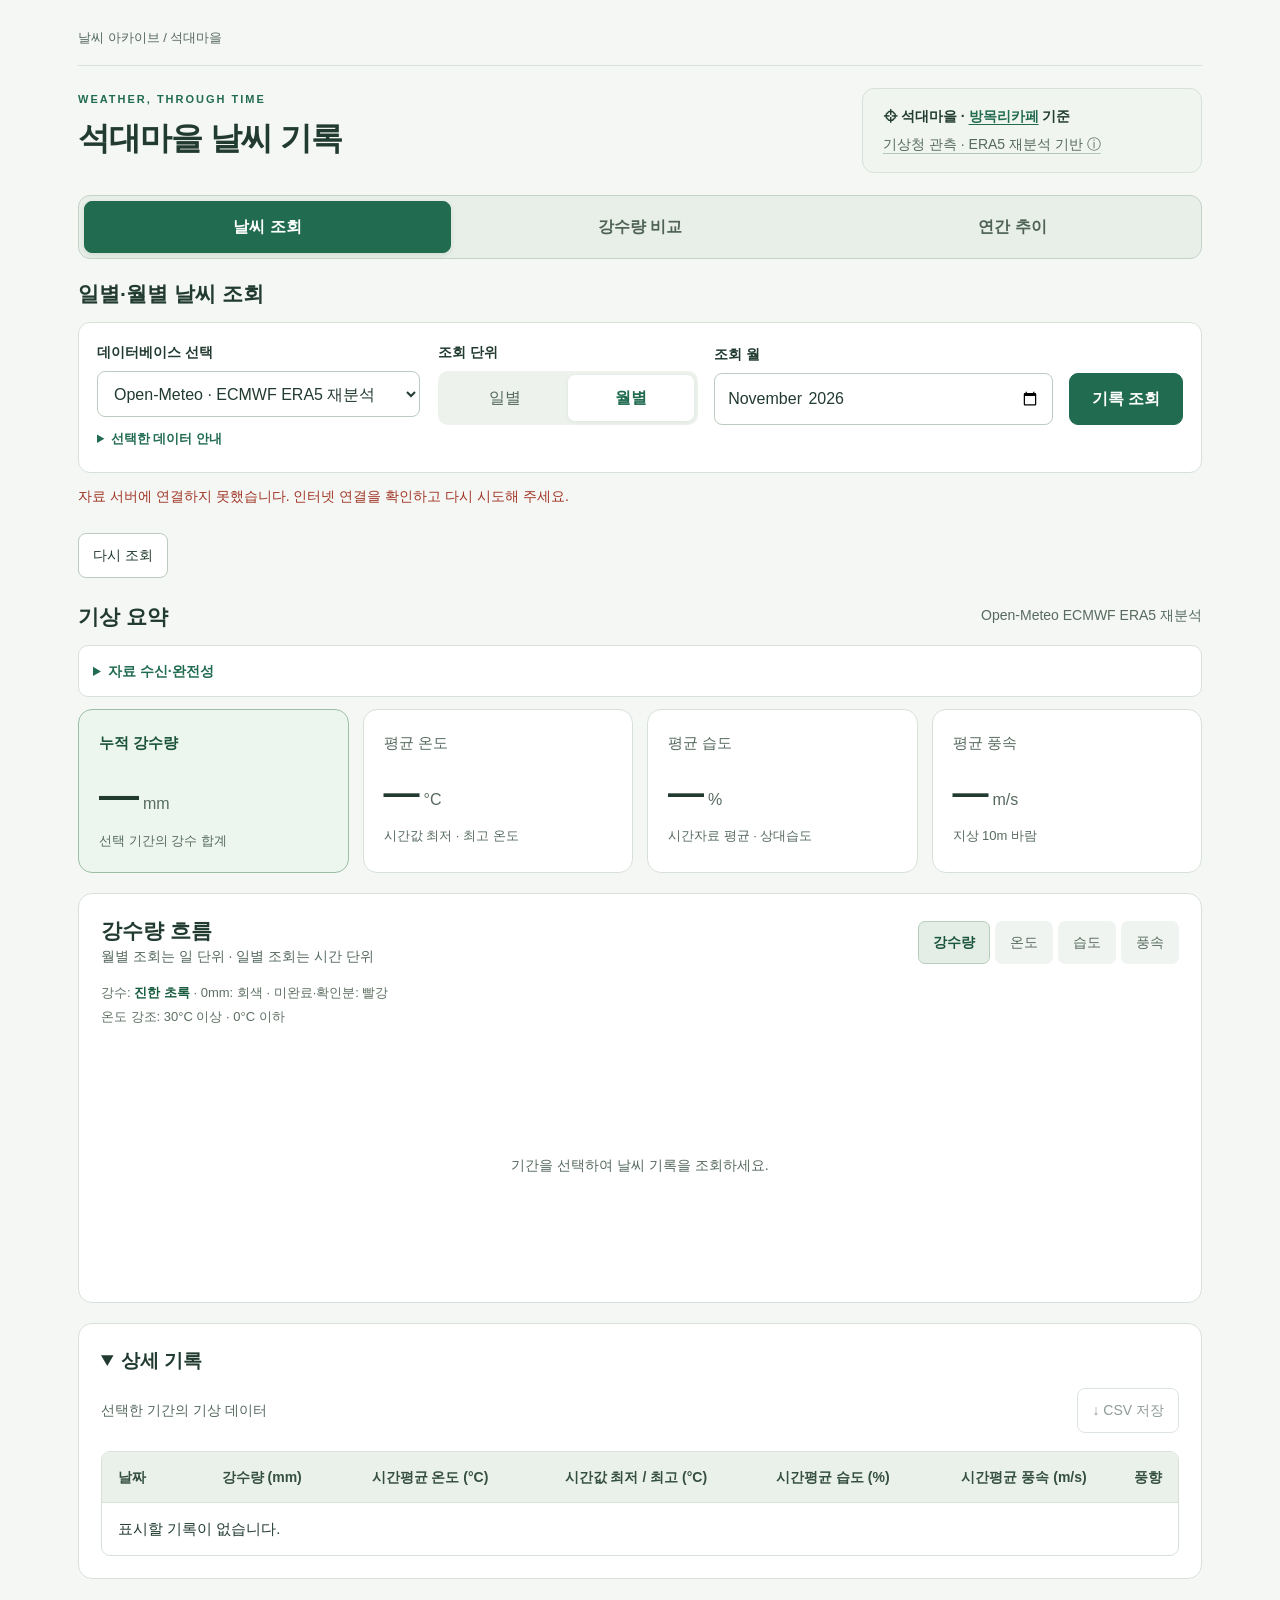
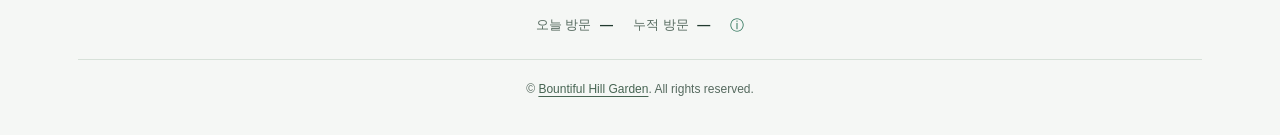
<file: index.html>
<!doctype html><html lang="ko"><head><meta charset="utf-8"><meta name="viewport" content="width=device-width,initial-scale=1"><title>석대마을 날씨 기록</title><meta name="description" content="산청군 단성면 방목리의 과거 날씨를 일별·월별로 조회하세요."><link rel="stylesheet" href="./design.css?v=20261028-counter"><link rel="icon" href="./favicon.ico?v=20261015-stone" sizes="any"><link rel="icon" type="image/svg+xml" href="./favicon.svg?v=20261015-stone"><link rel="apple-touch-icon" sizes="180x180" href="./apple-touch-icon.png?v=20261015-stone"></head><body><div class="layout"><main class="shell"><header class="top"><span>날씨 아카이브 / 석대마을</span></header><section class="hero restored-hero"><div><div class="eyebrow">WEATHER, THROUGH TIME</div><h1>석대마을 날씨 기록</h1></div><div class="location"><strong>⌖ 석대마을 · <a class="place-link" href="https://map.kakao.com/link/map/%EB%B0%A9%EB%AA%A9%EB%A6%AC%EC%B9%B4%ED%8E%98,35.3249,127.9225" target="_blank" rel="noopener noreferrer" aria-label="방목리카페 지도 보기 (새 창)">방목리카페</a> 기준</strong><a id="latLabel" class="location-source-link" href="./data-guide.html">기상청 관측 · ERA5 재분석 기반 ⓘ</a></div></section><nav class="view-tabs prominent-tabs" role="tablist" aria-label="작업 선택"><button id="weatherTab" role="tab" aria-selected="true" aria-controls="weatherPane" tabindex="0" data-view="weather">날씨 조회</button><button id="compareTab" role="tab" aria-selected="false" aria-controls="comparison" tabindex="-1" data-view="compare">강수량 비교</button><button id="yearTab" role="tab" aria-selected="false" aria-controls="yearPane" tabindex="-1" data-view="year">연간 추이</button></nav><div class="section-head query-heading"><h2 id="queryTitle">일별·월별 날씨 조회</h2></div><div id="compactControls" class="compact-controls" hidden><p id="compactLabel"></p><button id="editQuery" class="outline" type="button">조건 변경</button></div><div id="queryControls" class="query-controls"><section class="panel database-panel"><label for="database">데이터베이스 선택</label><select id="database"><option value="era5">Open-Meteo · ECMWF ERA5 재분석</option><option value="kma">기상청 · 산청 ASOS 관측소 (289)</option></select><details class="database-explanation"><summary>선택한 데이터 안내</summary><p id="databaseNote" class="sub"></p></details></section><form class="panel filters" id="form"><div><label>조회 단위</label><div class="seg" role="group" aria-label="조회 단위"><button type="button" data-mode="daily" aria-pressed="false">일별</button><button type="button" data-mode="monthly" class="active" aria-pressed="true">월별</button></div></div><div><label for="period" id="periodLabel">조회 월</label><div class="date-with-weekday"><input id="period" type="month" required min="1940-01"><span id="weekday" class="weekday" aria-live="polite" hidden></span></div></div><button class="primary" id="search">기록 조회</button><p class="hint" id="apiHint">ERA5 재분석 · 7일 전까지 조회</p></form><form id="compareForm" class="compare-form"><div><label for="monthA">기준 월 A</label><input id="monthA" type="month" min="1940-01" value="2025-09" required></div><div><label for="monthB">비교 월 B</label><input id="monthB" type="month" min="1940-01" value="2026-09" required></div><button class="primary" id="compareBtn">강수량 비교</button><label class="same-days"><input id="sameDays" type="checkbox" checked> 동일 일수 비교</label></form><form id="yearForm" class="year-form"><div><label for="year">조회 연도</label><div class="year-selector"><button type="button" id="previousYear" class="outline" aria-label="이전 연도 선택">이전</button><select id="year" required><option value="2026">2026년</option></select><button type="button" id="nextYear" class="outline" aria-label="다음 연도 선택">다음</button></div></div><button class="primary" id="yearBtn">연간 조회</button></form></div><div class="status" id="status" role="status" aria-live="polite">조회할 기간을 선택해 주세요.</div><div id="compareStatus" class="status" role="status" aria-live="polite">예: 2025년 9월과 2026년 9월을 선택한 뒤 비교하세요.</div><div class="status" id="yearStatus" role="status" aria-live="polite"></div><div class="retry-row"><button type="button" id="retryWeather" class="outline" hidden>다시 조회</button><button type="button" id="retryCompare" class="outline" hidden>다시 비교</button><button type="button" id="retryYear" class="outline" hidden>다시 조회</button></div><div id="weatherPane" role="tabpanel" aria-labelledby="weatherTab"><div class="section-head"><div><h2 id="heading">기상 요약</h2><p id="coverage" class="sub" hidden></p></div><span class="sub" id="range">ERA5 과거 재분석</span></div><details class="quality-disclosure"><summary>자료 수신·완전성</summary><div id="qualityReport" class="quality-report">조회 후 표시됩니다.</div><button id="freshWeather" class="outline" type="button" disabled>원본 새로 조회</button></details><details id="coordinateDisclosure" class="coordinate-disclosure" hidden><summary>조회 위치·좌표</summary><div id="era5Coordinates" class="coordinate-panel" hidden><div><strong>주소 좌표 · <a class="place-link" href="https://map.kakao.com/link/map/%EB%B0%A9%EB%AA%A9%EB%A6%AC%EC%B9%B4%ED%8E%98,35.3249,127.9225" target="_blank" rel="noopener noreferrer" aria-label="방목리카페 지도 보기 (새 창)">방목리카페</a></strong><span>위도 35.3249° N · 경도 127.9225° E</span></div><div><strong id="dataCoordinateLabel">실제 데이터 격자 · ERA5</strong><span id="gridCoordinates"></span></div></div></details><div class="cards"><div class="panel card"><span class="symbol">☂</span><small>누적 강수량</small><div class="number" id="rain">—<span>mm</span></div><div class="detail" id="rainDetail">선택 기간의 강수 합계</div></div><div class="panel card"><span class="symbol">◡</span><small>평균 온도</small><div class="number" id="temp">—<span>°C</span></div><div class="detail" id="tempDetail">최저 · 최고 온도</div></div><div class="panel card"><span class="symbol">♧</span><small>평균 습도</small><div class="number" id="humidity">—<span>%</span></div><div class="detail" id="humidityDetail">시간자료 평균 · 상대습도</div></div><div class="panel card"><span class="symbol">≋</span><small>평균 풍속</small><div class="number" id="wind">—<span>m/s</span></div><div class="detail" id="windDetail">지상 10m 바람</div></div></div><section class="panel chart-panel"><div class="chart-top"><div><h2 id="chartTitle">강수량 흐름</h2><p class="sub" id="chartSubtitle">월별 조회는 일 단위 · 일별 조회는 시간 단위</p></div><div class="metric" role="group" aria-label="차트 항목"><button data-metric="rain" class="active" aria-pressed="true">강수량</button><button data-metric="temp" aria-pressed="false">온도</button><button data-metric="humidity" aria-pressed="false">습도</button><button data-metric="wind" aria-pressed="false">풍속</button></div></div><p class="data-legend">강수: <b>진한 초록</b> · 0mm: 회색 · 미완료·확인분: 빨강<br>온도 강조: 30°C 이상 · 0°C 이하</p><div class="chart" id="chart"><div class="empty">날씨 기록을 불러오는 중입니다.</div></div></section><details class="panel table-panel record-disclosure" id="detailPanel" open><summary>상세 기록</summary><div class="disclosure-content"><div class="section-head" style="margin:0"><div><p class="sub" id="tableSubtitle">선택한 기간의 기상 데이터</p></div><button id="download" class="outline" disabled>↓ CSV 저장</button></div><div class="table-wrap"><table><thead><tr><th id="timeHeader">날짜</th><th id="rainHeader">강수량 (mm)</th><th id="tempHeader">시간평균 온도 (°C)</th><th id="extremeHeader">시간값 최저 / 최고 (°C)</th><th id="humidityHeader">시간평균 습도 (%)</th><th id="windHeader">시간평균 풍속 (m/s)</th><th>풍향</th></tr></thead><tbody id="rows"><tr><td colspan="7">조회 후 상세 기록이 표시됩니다.</td></tr></tbody></table></div><div id="recordCards" class="record-cards" aria-label="상세 기록 카드"></div></div></details></div><section class="panel compare-box" id="comparison" role="tabpanel" aria-labelledby="compareTab" hidden><div class="section-head" style="margin:0"><div><h2>강수량 비교 결과</h2><p class="sub">서로 다른 두 월의 강수 기록을 같은 날짜 축에서 비교하세요.</p></div></div><div id="compareSummary" class="compare-results"></div><div id="compareLegend" class="compare-legend"></div><div id="compareChart" class="compare-chart"><div class="empty">두 월의 날짜별 강수량이 나란히 표시됩니다.</div></div><div class="section-head"><h2>날짜별 비교</h2><button id="compareDownload" class="outline" disabled>↓ 비교 CSV 저장</button></div><div class="table-wrap"><table><thead><tr><th>일</th><th id="colA">월 A (mm)</th><th id="colB">월 B (mm)</th><th>차이 B − A (mm)</th></tr></thead><tbody id="compareRows"><tr><td colspan="4">비교 후 기록이 표시됩니다.</td></tr></tbody></table></div><div id="comparisonCards" class="record-cards" aria-label="날짜별 강수량 비교 카드"></div><p class="sub" style="margin-top:14px">강수일: 일 강수량 &gt; 0mm · 차이: 비교 월 B − 기준 월 A · 미완료는 확인분 표시 · 해당 날짜 없음은 ‘—’ 표시<br>자료가 일부만 제공된 월은 조회 범위를 표시합니다. 두 월의 조회 일수가 다르면 총량 비교에 유의하세요.</p></section><section class="panel year-box" id="yearPane" role="tabpanel" aria-labelledby="yearTab" hidden><div class="section-head"><div><h2>연간 월별 추이</h2><p class="sub">현재 월은 제공된 날짜까지 표시하고, 미완료 강수는 붉은색 확인분으로, 미조회 월은 ‘—’로 표시합니다.</p></div><button class="outline" id="yearDownload" disabled>↓ 연간 CSV 저장</button></div><div class="metric" role="group" aria-label="연간 차트 항목"><button type="button" data-year-metric="rain" class="active" aria-pressed="true">강수량</button><button type="button" data-year-metric="temp" aria-pressed="false">평균 온도</button></div><div id="yearChart" class="chart"><div class="empty">연도를 선택하고 조회하세요.</div></div><div id="yearQuality" class="sub"></div><div class="table-wrap"><table><thead><tr><th>월</th><th>강수량 (mm)</th><th>시간평균 온도 (°C)</th><th>수신 범위·상태</th></tr></thead><tbody id="yearRows"><tr><td colspan="4">조회 후 표시됩니다.</td></tr></tbody></table></div></section><details id="visitorCounter" class="visitor-counter"><summary aria-label="오늘 방문과 누적 방문, 집계 기준 보기"><span>오늘 방문 <b id="visitorToday">—</b></span><span>누적 방문 <b id="visitorTotal">—</b></span><span class="visitor-info" aria-hidden="true">ⓘ</span></summary><div class="visitor-explanation"><p>한국 시간 자정을 기준으로 같은 브라우저는 하루 한 번 집계합니다. 누적 방문은 일별 방문 수의 합계이며, 정확한 인원 수와는 다릅니다.</p><p>다른 기기·브라우저, 시크릿 모드 또는 브라우저 기록 삭제 후에는 별도로 집계될 수 있습니다. 브라우저 저장 기능을 사용할 수 없으면 이번 방문은 집계하지 않습니다.</p><p>이름·IP 주소는 집계 데이터베이스에 저장하지 않습니다. 중복 방지용 임시 토큰은 날짜가 바뀐 뒤 다음 집계 때 정리합니다.</p><p id="visitorStart">설치 시점부터 집계하며 과거 방문은 포함하지 않습니다.</p><p id="visitorStatus" role="status" aria-live="polite"></p><button id="visitorRetry" type="button" class="outline" hidden>다시 확인</button></div></details><div class="copyright">© <a href="mailto:voidid@naver.com">Bountiful Hill Garden</a>. All rights reserved.</div></main></div><script src="provider.js?v=20261019-final-csv"></script><script src="app.js?v=20261019-final-check"></script><script src="compare.js?v=20261019-final-csv"></script><script src="year.js?v=20261019-final-check"></script><script src="interface.js?v=20261019-rain-partial"></script><script src="visitors.js?v=20261028-counter" defer></script></body></html>
</file>
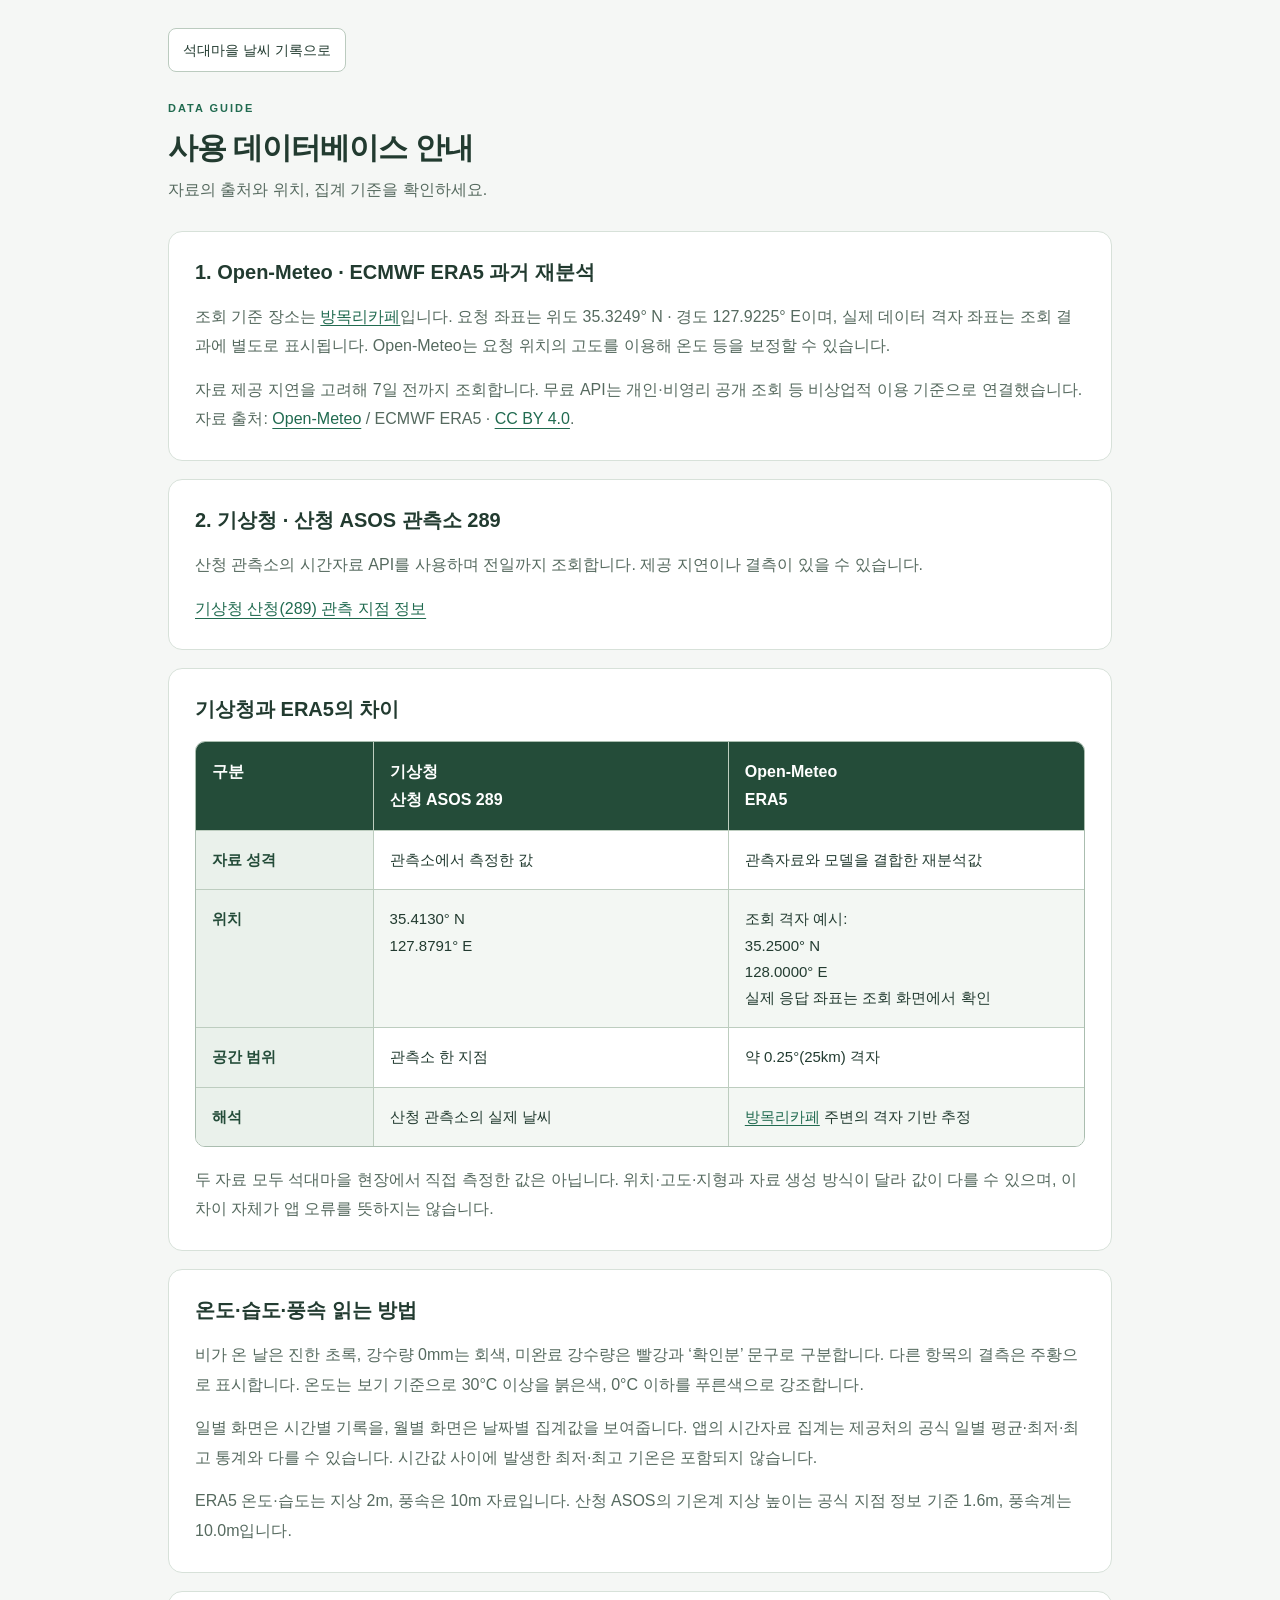
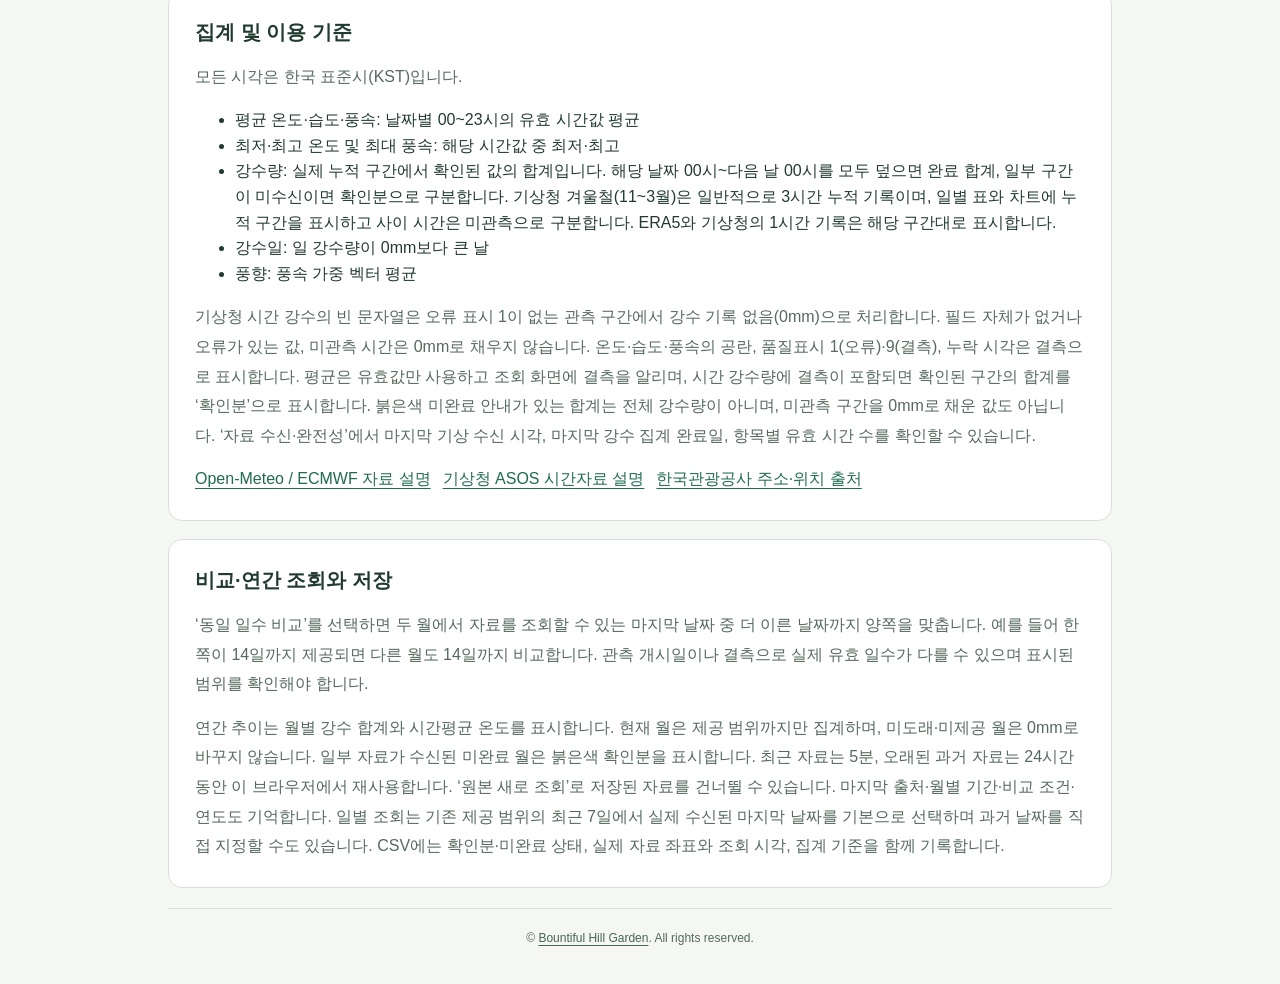
<file: data-guide.html>
<!doctype html><html lang="ko"><head><meta charset="utf-8"><meta name="viewport" content="width=device-width,initial-scale=1"><title>사용 데이터베이스 안내 · 석대마을 날씨 기록</title><meta name="description" content="산청군 단성면 방목리의 과거 날씨를 일별·월별로 조회하세요."><link rel="stylesheet" href="./design.css?v=20261019-rain-partial"><link rel="icon" href="./favicon.ico?v=20261015-stone" sizes="any"><link rel="icon" type="image/svg+xml" href="./favicon.svg?v=20261015-stone"><link rel="apple-touch-icon" sizes="180x180" href="./apple-touch-icon.png?v=20261015-stone"></head><body><main class="shell guide-shell"><a class="outline" href="./index.html">석대마을 날씨 기록으로</a><header class="guide-header"><div class="eyebrow">DATA GUIDE</div><h1>사용 데이터베이스 안내</h1><p>자료의 출처와 위치, 집계 기준을 확인하세요.</p></header>
<section class="guide-section"><h2>1. Open-Meteo · ECMWF ERA5 과거 재분석</h2><p>조회 기준 장소는 <a class="place-link" href="https://map.kakao.com/link/map/%EB%B0%A9%EB%AA%A9%EB%A6%AC%EC%B9%B4%ED%8E%98,35.3249,127.9225" target="_blank" rel="noopener noreferrer" aria-label="방목리카페 지도 보기 (새 창)">방목리카페</a>입니다. 요청 좌표는 위도 35.3249° N · 경도 127.9225° E이며, 실제 데이터 격자 좌표는 조회 결과에 별도로 표시됩니다. Open-Meteo는 요청 위치의 고도를 이용해 온도 등을 보정할 수 있습니다.</p><p>자료 제공 지연을 고려해 7일 전까지 조회합니다. 무료 API는 개인·비영리 공개 조회 등 비상업적 이용 기준으로 연결했습니다. 자료 출처: <a href="https://open-meteo.com/" target="_blank" rel="noopener">Open-Meteo</a> / ECMWF ERA5 · <a href="https://creativecommons.org/licenses/by/4.0/" target="_blank" rel="noopener">CC BY 4.0</a>.</p></section>
<section class="guide-section"><h2>2. 기상청 · 산청 ASOS 관측소 289</h2><p>산청 관측소의 시간자료 API를 사용하며 전일까지 조회합니다. 제공 지연이나 결측이 있을 수 있습니다.</p><p><a href="https://minwon.kma.go.kr/main/obvStn.do?searchFlag=DB001001&amp;searchStn=%EC%82%B0%EC%B2%AD" target="_blank" rel="noopener">기상청 산청(289) 관측 지점 정보</a></p></section>
<section class="guide-section"><h2>기상청과 ERA5의 차이</h2><div class="db-comparison"><table><caption class="sr-only">기상청 산청 관측자료와 ERA5 재분석자료 비교</caption><thead><tr><th scope="col">구분</th><th scope="col">기상청<br>산청 ASOS 289</th><th scope="col">Open-Meteo<br>ERA5</th></tr></thead><tbody><tr><th scope="row">자료 성격</th><td>관측소에서 측정한 값</td><td>관측자료와 모델을 결합한 재분석값</td></tr><tr><th scope="row">위치</th><td>35.4130° N<br>127.8791° E</td><td>조회 격자 예시:<br>35.2500° N<br>128.0000° E<br>실제 응답 좌표는 조회 화면에서 확인</td></tr><tr><th scope="row">공간 범위</th><td>관측소 한 지점</td><td>약 0.25°(25km) 격자</td></tr><tr><th scope="row">해석</th><td>산청 관측소의 실제 날씨</td><td><a class="place-link" href="https://map.kakao.com/link/map/%EB%B0%A9%EB%AA%A9%EB%A6%AC%EC%B9%B4%ED%8E%98,35.3249,127.9225" target="_blank" rel="noopener noreferrer" aria-label="방목리카페 지도 보기 (새 창)">방목리카페</a> 주변의 격자 기반 추정</td></tr></tbody></table></div><p>두 자료 모두 석대마을 현장에서 직접 측정한 값은 아닙니다. 위치·고도·지형과 자료 생성 방식이 달라 값이 다를 수 있으며, 이 차이 자체가 앱 오류를 뜻하지는 않습니다.</p></section>
<section class="guide-section"><h2>온도·습도·풍속 읽는 방법</h2><p>비가 온 날은 진한 초록, 강수량 0mm는 회색, 미완료 강수량은 빨강과 ‘확인분’ 문구로 구분합니다. 다른 항목의 결측은 주황으로 표시합니다. 온도는 보기 기준으로 30°C 이상을 붉은색, 0°C 이하를 푸른색으로 강조합니다.</p><p>일별 화면은 시간별 기록을, 월별 화면은 날짜별 집계값을 보여줍니다. 앱의 시간자료 집계는 제공처의 공식 일별 평균·최저·최고 통계와 다를 수 있습니다. 시간값 사이에 발생한 최저·최고 기온은 포함되지 않습니다.</p><p>ERA5 온도·습도는 지상 2m, 풍속은 10m 자료입니다. 산청 ASOS의 기온계 지상 높이는 공식 지점 정보 기준 1.6m, 풍속계는 10.0m입니다.</p></section>
<section class="guide-section"><h2>집계 및 이용 기준</h2><p>모든 시각은 한국 표준시(KST)입니다.</p><ul><li>평균 온도·습도·풍속: 날짜별 00~23시의 유효 시간값 평균</li><li>최저·최고 온도 및 최대 풍속: 해당 시간값 중 최저·최고</li><li>강수량: 실제 누적 구간에서 확인된 값의 합계입니다. 해당 날짜 00시~다음 날 00시를 모두 덮으면 완료 합계, 일부 구간이 미수신이면 확인분으로 구분합니다. 기상청 겨울철(11~3월)은 일반적으로 3시간 누적 기록이며, 일별 표와 차트에 누적 구간을 표시하고 사이 시간은 미관측으로 구분합니다. ERA5와 기상청의 1시간 기록은 해당 구간대로 표시합니다.</li><li>강수일: 일 강수량이 0mm보다 큰 날</li><li>풍향: 풍속 가중 벡터 평균</li></ul><p>기상청 시간 강수의 빈 문자열은 오류 표시 1이 없는 관측 구간에서 강수 기록 없음(0mm)으로 처리합니다. 필드 자체가 없거나 오류가 있는 값, 미관측 시간은 0mm로 채우지 않습니다. 온도·습도·풍속의 공란, 품질표시 1(오류)·9(결측), 누락 시각은 결측으로 표시합니다. 평균은 유효값만 사용하고 조회 화면에 결측을 알리며, 시간 강수량에 결측이 포함되면 확인된 구간의 합계를 ‘확인분’으로 표시합니다. 붉은색 미완료 안내가 있는 합계는 전체 강수량이 아니며, 미관측 구간을 0mm로 채운 값도 아닙니다. ‘자료 수신·완전성’에서 마지막 기상 수신 시각, 마지막 강수 집계 완료일, 항목별 유효 시간 수를 확인할 수 있습니다.</p><p class="reference"><a href="https://open-meteo.com/en/docs/historical-weather-api" target="_blank" rel="noopener">Open-Meteo / ECMWF 자료 설명</a><a href="https://www.data.go.kr/data/15057210/openapi.do" target="_blank" rel="noopener">기상청 ASOS 시간자료 설명</a><a href="https://korean.visitkorea.or.kr/detail/ms_detail.do?cotid=a7427859-0ffd-41d9-b59a-51870dbc0fd1" target="_blank" rel="noopener">한국관광공사 주소·위치 출처</a></p></section><section class="guide-section"><h2>비교·연간 조회와 저장</h2><p>‘동일 일수 비교’를 선택하면 두 월에서 자료를 조회할 수 있는 마지막 날짜 중 더 이른 날짜까지 양쪽을 맞춥니다. 예를 들어 한쪽이 14일까지 제공되면 다른 월도 14일까지 비교합니다. 관측 개시일이나 결측으로 실제 유효 일수가 다를 수 있으며 표시된 범위를 확인해야 합니다.</p><p>연간 추이는 월별 강수 합계와 시간평균 온도를 표시합니다. 현재 월은 제공 범위까지만 집계하며, 미도래·미제공 월은 0mm로 바꾸지 않습니다. 일부 자료가 수신된 미완료 월은 붉은색 확인분을 표시합니다. 최근 자료는 5분, 오래된 과거 자료는 24시간 동안 이 브라우저에서 재사용합니다. ‘원본 새로 조회’로 저장된 자료를 건너뛸 수 있습니다. 마지막 출처·월별 기간·비교 조건·연도도 기억합니다. 일별 조회는 기존 제공 범위의 최근 7일에서 실제 수신된 마지막 날짜를 기본으로 선택하며 과거 날짜를 직접 지정할 수도 있습니다. CSV에는 확인분·미완료 상태, 실제 자료 좌표와 조회 시각, 집계 기준을 함께 기록합니다.</p></section><div class="copyright">© <a href="mailto:voidid@naver.com">Bountiful Hill Garden</a>. All rights reserved.</div></main></body></html>
</file>
<file: design.css>
:root{--green:#216b50;--ink:#223b30;--muted:#566a5f;--line:#d7e1d9;--soft:#f0f5f0}*{box-sizing:border-box}body{margin:0;background:#f5f7f5;color:var(--ink);font-family:Arial,'Apple SD Gothic Neo','Malgun Gothic',sans-serif;font-size:16px;line-height:1.6}button,input,select{font:inherit}button{cursor:pointer}button:disabled{cursor:default;opacity:.5}a{color:var(--green);text-underline-offset:4px}button:focus-visible,a:focus-visible,input:focus-visible,select:focus-visible,summary:focus-visible{outline:3px solid #77b798;outline-offset:3px}.layout{display:block}.shell{max-width:1180px;padding:28px;margin:auto}.top{border-bottom:1px solid var(--line);padding-bottom:16px;font-size:13px;color:var(--muted)}.hero{display:flex;justify-content:space-between;gap:24px;align-items:center;padding:30px 0}.eyebrow{font-size:11px;letter-spacing:2px;font-weight:700;color:var(--green)}h1{font-size:32px;line-height:1.3;letter-spacing:-1px;margin:10px 0}h2{font-size:21px;line-height:1.4;margin:0}h3{font-size:19px;margin:0 0 14px;line-height:1.4}p{margin:0;color:var(--muted)}.hero p{font-size:15px}.location{padding:16px 20px;background:var(--soft);border:1px solid var(--line);border-radius:12px;font-size:14px;max-width:360px}.location strong{display:block;margin-bottom:5px}.panel{background:#fff;border:1px solid var(--line);border-radius:14px}.database-panel{padding:20px;margin-bottom:24px}label{display:block;font-size:14px;font-weight:700;margin-bottom:8px}select,input{color:var(--ink);background:#fff;border:1px solid #bbcbbf;border-radius:8px;padding:11px 12px;min-height:46px;max-width:100%}.database-panel select{width:100%}.database-explanation{margin-top:12px;font-size:14px;color:var(--muted)}summary{cursor:pointer;color:var(--green);font-weight:600;padding:4px 0}.database-explanation p{margin-top:8px;line-height:1.8}.section-head{display:flex;align-items:center;justify-content:space-between;gap:12px;margin:24px 0 14px;flex-wrap:wrap}.section-head>div{min-width:0}.sub{font-size:14px;color:var(--muted);line-height:1.7}.filters{display:grid;grid-template-columns:1fr 1.4fr auto;gap:20px;padding:20px;align-items:end}.filters>div{min-width:0}.filters .hint{display:none}.filters input{width:100%}.seg{display:flex;padding:4px;background:#edf2ed;border-radius:10px}.seg button{flex:1;border:0;border-radius:7px;background:transparent;padding:10px 14px;color:var(--muted);min-height:44px}.seg button.active{background:white;color:var(--green);font-weight:700;box-shadow:0 1px 4px #173c3014}.primary{border:1px solid var(--green);background:var(--green);color:white;padding:12px 22px;min-height:48px;border-radius:9px;font-weight:700}.primary:hover:not(:disabled){background:#19543e}.outline{background:white;border:1px solid #bbcbbf;color:var(--ink);border-radius:8px;padding:10px 14px;min-height:44px;text-decoration:none;display:inline-block;font-size:14px}.status{font-size:14px;color:var(--muted);line-height:1.7;margin:12px 0 24px;min-height:24px}.status.error{color:#a03625}.date-with-weekday{display:flex;align-items:center;gap:8px;min-width:0}.date-with-weekday input{flex:1;min-width:0}.weekday{padding:11px 10px;background:var(--soft);border-radius:8px;font-size:14px;white-space:nowrap;color:var(--green);font-weight:700}[hidden]{display:none!important}.coordinate-panel{display:grid;grid-template-columns:1fr 1fr;gap:20px;padding:18px 20px;margin-bottom:16px;background:#eaf2ec;border:1px solid var(--line);border-radius:12px}.coordinate-panel strong{display:block;font-size:14px;margin-bottom:5px}.coordinate-panel span{font-size:15px;line-height:1.8}.cards{display:grid;grid-template-columns:repeat(4,minmax(0,1fr));gap:14px}.card{padding:20px}.card .symbol{display:none}.card small{font-size:15px;color:var(--muted)}.number{font-size:36px;line-height:1.25;font-weight:700;letter-spacing:-1px;margin:14px 0 10px;font-variant-numeric:tabular-nums}.number span{font-size:16px;font-weight:400;margin-left:5px;color:var(--muted);letter-spacing:0}.detail{font-size:13px;color:var(--muted);line-height:1.7;overflow-wrap:anywhere}.chart-panel,.table-panel,.compare-box{padding:22px;margin-top:20px}.chart-top{display:flex;justify-content:space-between;align-items:center;gap:16px;flex-wrap:wrap}.metric{display:flex;gap:5px;flex-wrap:wrap}.metric button{padding:9px 14px;min-height:42px;background:#f0f4f0;border:1px solid transparent;border-radius:7px;color:var(--muted);font-size:14px}.metric button.active{background:#e4eee6;border-color:#b7cdbb;color:#19543e;font-weight:700}.chart{height:230px;margin-top:22px}.chart svg,.compare-chart svg{width:100%;height:100%;display:block;overflow:visible}.empty{display:grid;place-items:center;height:100%;text-align:center;color:var(--muted);font-size:14px}.table-wrap{overflow:auto;max-width:100%;max-height:420px;margin-top:18px;border:1px solid var(--line);border-radius:9px;overscroll-behavior-x:contain}table{border-collapse:separate;border-spacing:0;width:100%;font-size:15px;white-space:nowrap;font-variant-numeric:tabular-nums}th,td{padding:14px 16px;text-align:right;border-bottom:1px solid var(--line)}th{background:#eaf1eb;color:#354f40;font-size:14px;font-weight:700;position:sticky;top:0;z-index:2}th:first-child,td:first-child{text-align:left}tbody tr:last-child td{border-bottom:0}tbody tr:nth-child(even) td{background:#f7f9f7}td.rain{color:#1b6247;font-weight:700}tbody tr:hover td{background:#eef4ef}.record-cards{display:none}.compare-box{margin-bottom:24px}.compare-form{display:grid;grid-template-columns:1fr 1fr auto;align-items:end;gap:18px;margin:20px 0}.compare-form>div{min-width:0}.compare-form input{width:100%}.compare-results{display:grid;grid-template-columns:repeat(3,minmax(0,1fr));gap:14px}.compare-card{padding:18px;background:var(--soft);border:1px solid var(--line);border-radius:10px;font-size:15px;line-height:1.8}.compare-card small{display:block;color:var(--muted);font-size:13px}.compare-card strong{display:block;font-size:30px;color:var(--ink);margin:8px 0;font-variant-numeric:tabular-nums}.compare-legend{display:flex;gap:18px;flex-wrap:wrap;margin-top:22px;font-size:14px}.compare-chart{height:230px;margin-top:14px}.guide-link{text-align:center;margin:26px 0 18px}.guide-link a{display:inline-block;padding:10px;font-size:15px;font-weight:600}.copyright{text-align:center;padding:20px 0 8px;margin-top:20px;border-top:1px solid var(--line);font-size:12px;color:var(--muted)}
/* A dedicated document layout keeps the comparison readable. */
.guide-shell{max-width:1000px}.guide-header{margin:28px 0}.guide-header h1{font-size:30px}.guide-header p{max-width:720px}.guide-section{padding:26px;background:#fff;border:1px solid var(--line);border-radius:14px;margin-bottom:18px}.guide-section p+p{margin-top:14px}.guide-section p{line-height:1.85;font-size:16px}.db-comparison{border:1px solid #aabdaf;border-radius:10px;overflow:hidden;margin:18px 0}.db-comparison table{table-layout:fixed;white-space:normal;font-size:15px}.db-comparison th,.db-comparison td{position:static;text-align:left;vertical-align:top;padding:16px;border-right:1px solid #bdcdbf;border-bottom:1px solid #bdcdbf;line-height:1.75;overflow-wrap:anywhere}.db-comparison thead th{background:#244c39;color:white;font-size:16px}.db-comparison th:first-child{width:20%}.db-comparison tr>*:last-child{border-right:0}.db-comparison tbody th{background:#eaf1eb;color:#244c39;font-weight:700;font-size:15px}.db-comparison tbody tr:last-child>*{border-bottom:0}.db-comparison tbody tr:nth-child(even) td{background:#f3f7f3}.guide-note{padding:14px 16px;background:var(--soft);border-radius:8px}.reference{font-size:14px;line-height:2}.reference a{display:inline-block;margin-right:12px}.sr-only{position:absolute;width:1px;height:1px;padding:0;margin:-1px;overflow:hidden;clip:rect(0,0,0,0);white-space:nowrap;border:0}
@media(max-width:900px){.location{display:none}.cards{grid-template-columns:repeat(2,minmax(0,1fr))}.filters{grid-template-columns:1fr 1fr}.filters .primary{grid-column:1/-1}.compare-form{grid-template-columns:1fr 1fr}.compare-form button{grid-column:1/-1}}
@media(max-width:700px){body{font-size:15px}.shell{padding:20px 16px}.top{font-size:12px}.hero{padding:24px 0}.hero h1{font-size:28px}.hero p{font-size:15px;line-height:1.75}.section-head{margin:22px 0 12px}h2{font-size:19px}.database-panel,.filters{padding:16px}.database-panel{margin-bottom:20px}.filters{grid-template-columns:1fr;gap:16px}.filters .primary{grid-column:auto}.database-panel select{font-size:16px}.status{font-size:14px;margin-bottom:20px}.coordinate-panel{grid-template-columns:1fr;gap:14px;padding:16px}.coordinate-panel strong{font-size:14px}.coordinate-panel span{font-size:15px}.cards{gap:10px}.card{padding:16px}.card small{font-size:14px}.number{font-size:32px;margin:12px 0 8px}.number span{font-size:14px}.detail{font-size:13px}.chart-panel,.table-panel,.compare-box{padding:16px;margin-top:18px}.metric{display:grid;grid-template-columns:repeat(4,minmax(0,1fr));width:100%;gap:6px}.metric button{padding:9px 4px;font-size:14px;min-height:44px}.chart,.compare-chart{height:210px}.chart-top{align-items:flex-start}.sub{font-size:14px}.table-wrap{max-height:380px}.table-wrap table{min-width:780px}.compare-box .table-wrap table{min-width:450px}th,td{padding:13px 14px}.table-wrap th:first-child,.table-wrap td:first-child{position:sticky;left:0;background:#fff;z-index:1}.table-wrap th:first-child{background:#eaf1eb;z-index:3}.compare-form{grid-template-columns:1fr;gap:14px}.compare-form button{grid-column:auto}.compare-results{grid-template-columns:1fr;gap:10px}.compare-card{padding:16px}.compare-card strong{font-size:29px}.copyright{font-size:12px}.guide-header h1{font-size:27px}.guide-header{margin:24px 0}.guide-section{padding:18px 16px}.guide-section h3{font-size:19px}.guide-section p{font-size:15px;line-height:1.85}.db-comparison{margin:16px -4px}.db-comparison th:first-child{width:19%}.db-comparison th,.db-comparison td{padding:12px 8px;font-size:14px;line-height:1.75}.db-comparison thead th{font-size:14px}.db-comparison tbody th{font-size:14px}.reference a{margin-bottom:6px}.guide-note{padding:12px}.outline{font-size:14px}}
@media(max-width:360px){.shell{padding:16px 12px}.card{padding:13px}.number{font-size:28px}.number span{font-size:13px}.weekday{padding:11px 7px}.db-comparison th,.db-comparison td{padding:10px 6px;font-size:13px}}

.guide-section h2{font-size:20px;margin-bottom:16px}@media(max-width:700px){.guide-section h2{font-size:19px}}
.db-comparison tbody th{word-break:keep-all;overflow-wrap:normal}@media(max-width:700px){.db-comparison th:first-child{width:22%}}
/* Separate tasks and keep query controls within one desktop row. */
.view-tabs{display:flex;gap:6px;border-bottom:1px solid var(--line);margin-bottom:20px}.view-tabs button{border:0;background:transparent;color:var(--muted);font-weight:700;font-size:16px;padding:12px 24px;min-height:48px;border-bottom:3px solid transparent}.view-tabs button[aria-selected="true"]{color:var(--green);border-bottom-color:var(--green)}.query-controls{display:grid;grid-template-columns:minmax(250px,1.3fr) minmax(0,3fr);gap:18px;align-items:start;background:white;border:1px solid var(--line);border-radius:12px;padding:18px}.query-controls .database-panel{border:0;padding:0;margin:0;background:transparent}.query-controls .filters,.query-controls .compare-form{border:0;background:transparent;padding:0;margin:0;gap:16px;grid-template-columns:minmax(130px,1fr) minmax(170px,1.3fr) auto}.query-controls .compare-form{grid-template-columns:1fr 1fr auto}.database-explanation{font-size:13px;margin-top:8px}.coordinate-disclosure{margin:0 0 16px;border:1px solid var(--line);background:#edf3ee;border-radius:10px;padding:10px 16px}.coordinate-disclosure>summary{font-size:14px}.coordinate-disclosure .coordinate-panel{border:0;padding:8px 0 0;background:none;margin:0}.record-disclosure>summary{font-size:19px;color:var(--ink);padding:0;font-weight:700}.disclosure-content{margin-top:12px}.hero{padding:22px 0}.query-heading{margin-top:16px}.compact-controls{display:flex;justify-content:space-between;align-items:center;gap:12px;border:1px solid var(--line);border-radius:10px;background:white;padding:12px 14px}.compact-controls p{font-size:14px;line-height:1.7}.compact-controls button{flex-shrink:0}.rain-summary{width:100%;min-width:0!important;table-layout:fixed;white-space:normal}.rain-summary th,.rain-summary td{text-align:center;padding:12px 10px;font-size:15px;position:static!important}.rain-summary th:first-child,.rain-summary td:first-child{text-align:left}.rain-summary td strong{font-size:22px;font-weight:700}.rain-summary .stat-label{color:var(--muted)}.compare-results{display:block}.compare-summary-wrap{overflow:auto;border:1px solid var(--line);border-radius:10px}.compare-change{margin-top:12px;font-size:15px;background:var(--soft);border-radius:8px;padding:10px 14px}.compare-meta{margin-top:10px;font-size:13px;color:var(--muted);line-height:1.7}.comparison>.section-head{margin:0}.compare-box{margin-top:0}.table-panel{max-height:none}#comparison .compare-chart{height:220px}
@media(min-width:701px) and (max-width:1000px){.query-controls{grid-template-columns:1fr}.query-controls .filters,.query-controls .compare-form{grid-template-columns:1fr 1fr auto}.query-controls .filters .primary,.query-controls .compare-form button{grid-column:auto}}
@media(max-width:700px){.hero{padding:16px 0}.hero .eyebrow{display:none}.hero h1{margin:4px 0 8px}.hero p{font-size:14px}.view-tabs{position:sticky;top:0;background:#f5f7f5;z-index:5;margin-bottom:16px}.view-tabs button{flex:1;padding:11px 12px}.query-controls{grid-template-columns:1fr;padding:16px;gap:14px}.query-controls .filters{grid-template-columns:1fr 1fr;gap:12px}.query-controls .filters .primary{grid-column:1/-1}.query-controls .compare-form{grid-template-columns:1fr 1fr;gap:12px}.query-controls .compare-form button{grid-column:1/-1}.query-controls .seg button{padding:10px 8px;font-size:15px}.query-controls .weekday{font-size:12px;padding:10px 5px}.query-controls .date-with-weekday{flex-wrap:wrap}.query-controls .weekday{padding:0;background:none}.record-disclosure>summary{font-size:18px;min-height:28px}.coordinate-disclosure{padding:9px 14px}.cards .detail{font-size:13px}.card{padding:14px}.number{font-size:30px}.rain-summary th,.rain-summary td{font-size:13px;padding:10px 6px}.rain-summary td strong{font-size:20px}.rain-summary th:first-child{width:24%}.compare-change{font-size:14px;padding:10px 12px}.compare-meta{font-size:13px}.compare-box .section-head .sub{font-size:13px}.compare-box .table-wrap{max-height:320px}.compact-controls{align-items:flex-start}#comparison .compare-chart{height:195px}}
/* Data quality, observed precipitation intervals and yearly exploration. */
.same-days{grid-column:1/-1;display:flex;align-items:center;gap:8px;margin:0;font-size:14px;color:var(--green)}.same-days input{width:18px!important;height:18px;min-height:0;margin:0;accent-color:var(--green)}.year-form{display:grid;grid-template-columns:minmax(120px,1fr) auto;gap:16px;align-items:end}.year-form input{width:100%;max-width:260px}.quality-disclosure{margin-bottom:12px;border:1px solid var(--line);border-radius:10px;background:white;padding:10px 14px}.quality-disclosure summary{font-size:14px}.quality-report{margin:8px 0 12px}.quality-report p{font-size:14px;line-height:1.8;margin-top:5px}.rain-window{display:block;font-size:12px;color:var(--muted);font-weight:400;line-height:1.6;margin-top:3px}.retry-row{margin:0 0 16px}.retry-row:has(>button:not([hidden])){display:block}.retry-row:has(>button[hidden]):not(:has(>button:not([hidden]))){display:none}.year-box{padding:22px}.year-box .section-head{margin:0 0 16px}.year-box .table-wrap{max-height:440px}.year-box td:last-child{white-space:normal;min-width:240px}.year-box .metric{margin-bottom:14px}.year-box #yearQuality{margin-top:10px}.year-box table{min-width:680px}.year-box .chart{height:230px}#coverage{font-size:13px;line-height:1.8;max-width:760px}.compare-meta{line-height:1.8}.view-tabs button{padding-left:20px;padding-right:20px}
@media(max-width:700px){.view-tabs button{font-size:14px;padding:11px 6px}.year-form{grid-template-columns:1fr auto}.year-form input{max-width:none}.year-box{padding:16px}.year-box .section-head{align-items:flex-start}.quality-report p{font-size:13px}.quality-disclosure{padding:9px 14px}.quality-disclosure summary{font-size:14px}.rain-window{font-size:12px}.table-wrap table{min-width:740px}.year-box .table-wrap table{min-width:630px}.year-box .chart{height:210px}.same-days{font-size:13px}#coverage{font-size:13px}.compare-summary-wrap .rain-summary{min-width:0!important}}
/* Precipitation is primary; zero and unobserved values stay readable. */
.prominent-tabs{border:1px solid #c4d3c8;background:#e8efe9;padding:5px;border-radius:12px;gap:6px}.prominent-tabs button{flex:1;border:1px solid transparent;border-bottom:1px solid transparent;border-radius:8px;color:#4e6255;padding:12px 16px;background:transparent;font-weight:700}.prominent-tabs button[aria-selected="true"]{background:#216b50;color:#fff;border-color:#216b50;box-shadow:0 2px 5px #173c301a}.cards>.card:first-child{background:#edf6ee;border-color:#9cbea5}.cards>.card:first-child>small{color:#195239;font-weight:700}.cards>.card:first-child .number{font-size:40px}.rain-wet{color:#095b35!important;font-weight:800!important}.rain-zero,.unobserved{color:#767676!important;font-weight:400!important}.quality-warning{color:#8f590c!important;font-weight:700!important}.rain-day td:first-child{color:#175b3e;font-weight:700;border-left:3px solid #216b50}.temp-hot{color:#a33b28;font-weight:700}.temp-cold{color:#235f92;font-weight:700}.data-legend{margin-top:12px;font-size:13px;line-height:1.8;color:#5d6f62}.data-legend b{color:#175b3e}.rain-zero .rain-window,.unobserved .rain-window{color:#767676}.rain-summary td.rain-zero strong{font-weight:400}.quality-report p{color:#4f6356}.same-days{background:#eef5ef;padding:7px 9px;border-radius:6px}
@media(max-width:700px){.prominent-tabs{background:#e8efe9;margin-bottom:16px;padding:4px}.prominent-tabs button{font-size:14px;padding:11px 5px}.cards>.card:first-child .number{font-size:35px}.data-legend{font-size:12px}.rain-day td:first-child{border-left-width:2px}}

/* Keep wet and dry precipitation distinct on narrow screens too. */
td.rain-wet{background:#e8f4eb!important}td.rain-zero{background:#fafafa!important}.rain-zero span,.rain-zero strong{color:inherit!important;font-weight:400!important}

.copyright a{display:inline-block;color:#476553;text-decoration:underline;text-underline-offset:3px;margin-left:8px;overflow-wrap:anywhere}@media(max-width:700px){.copyright a{display:block;margin-left:0;margin-top:6px}}

.year-selector{display:grid;grid-template-columns:auto minmax(110px,1fr) auto;gap:8px;align-items:center}.year-selector select{width:100%;min-width:0;min-height:46px}.year-selector button{min-height:46px;padding:10px 14px;white-space:nowrap}.year-selector button:disabled{opacity:.45;cursor:default}@media(max-width:700px){.year-form{grid-template-columns:1fr}.year-form>.primary{width:100%}.year-selector{grid-template-columns:64px minmax(0,1fr) 64px}.year-selector button{padding:10px 6px}}

.copyright a{display:inline;margin:0}@media(max-width:700px){.copyright a{display:inline;margin:0}}

/* A year only needs a compact selector, rather than the full form width. */
.year-form{grid-template-columns:230px max-content;justify-content:start;gap:12px}.year-selector{width:230px;max-width:100%;grid-template-columns:48px minmax(0,1fr) 48px;gap:6px}.year-selector select{min-height:44px;height:44px;padding:8px 10px;font-size:16px}.year-selector button{min-height:44px;height:44px;padding:8px 4px;font-size:14px}.year-form>#yearBtn{justify-self:start}@media(max-width:700px){.year-form{grid-template-columns:1fr}.year-form>#yearBtn{justify-self:stretch}.year-selector{width:230px;grid-template-columns:48px minmax(0,1fr) 48px}}

.place-link{color:#216b50;text-decoration:underline;text-underline-offset:3px}

.rain-incomplete{color:#b02c2c!important;font-weight:700!important}.rain-incomplete .rain-window{color:#b02c2c!important}.incomplete-day td:first-child{color:#b02c2c;font-weight:700;border-left:3px solid #b02c2c}td.rain-incomplete{background:#fff0ee!important}

.cards>.card:first-child:has(.number.rain-incomplete){background:#fff4f2;border-color:#dfa6a6}

.location{flex:0 1 420px;max-width:420px;line-height:1.65}.location-note{display:block;margin-top:8px;padding-top:8px;border-top:1px solid var(--line);font-size:13px;color:var(--muted)}
@media(max-width:900px){.hero{flex-wrap:wrap}.location{display:block;flex-basis:100%;max-width:none;padding:12px 14px}}

.location-basis{margin-top:6px}.location-basis summary{font-size:13px;padding:2px 0;width:fit-content}.location-basis .location-note{margin-top:6px}.location{flex-basis:340px;max-width:340px}@media(max-width:900px){.location{flex-basis:100%;max-width:none}}

.location-source-link{display:block;width:fit-content;color:var(--muted);text-decoration:underline;text-decoration-color:#b2c6b9;text-underline-offset:4px}.location-source-link:hover{color:var(--green);text-decoration-color:currentColor}

.visitor-counter{margin:24px auto 0;max-width:660px;text-align:center;font-size:13px;color:var(--muted)}
.visitor-counter summary{display:flex;align-items:center;justify-content:center;gap:20px;flex-wrap:wrap;padding:10px;list-style:none;color:var(--muted);font-weight:400;min-height:44px}
.visitor-counter summary::-webkit-details-marker{display:none}.visitor-counter b{color:var(--ink);font-weight:700;font-variant-numeric:tabular-nums;margin-left:5px}.visitor-info{font-size:14px;color:var(--green)}
.visitor-explanation{text-align:left;padding:14px 16px;border:1px solid var(--line);border-radius:10px;background:#fff;line-height:1.75}.visitor-explanation p+p{margin-top:8px}.visitor-explanation #visitorStatus:empty{display:none}.visitor-explanation #visitorStatus{color:#8f590c}.visitor-explanation button{margin-top:10px}.visitor-counter+.copyright{margin-top:12px}
@media(max-width:480px){.visitor-counter summary{gap:14px;font-size:13px}}
</file>
